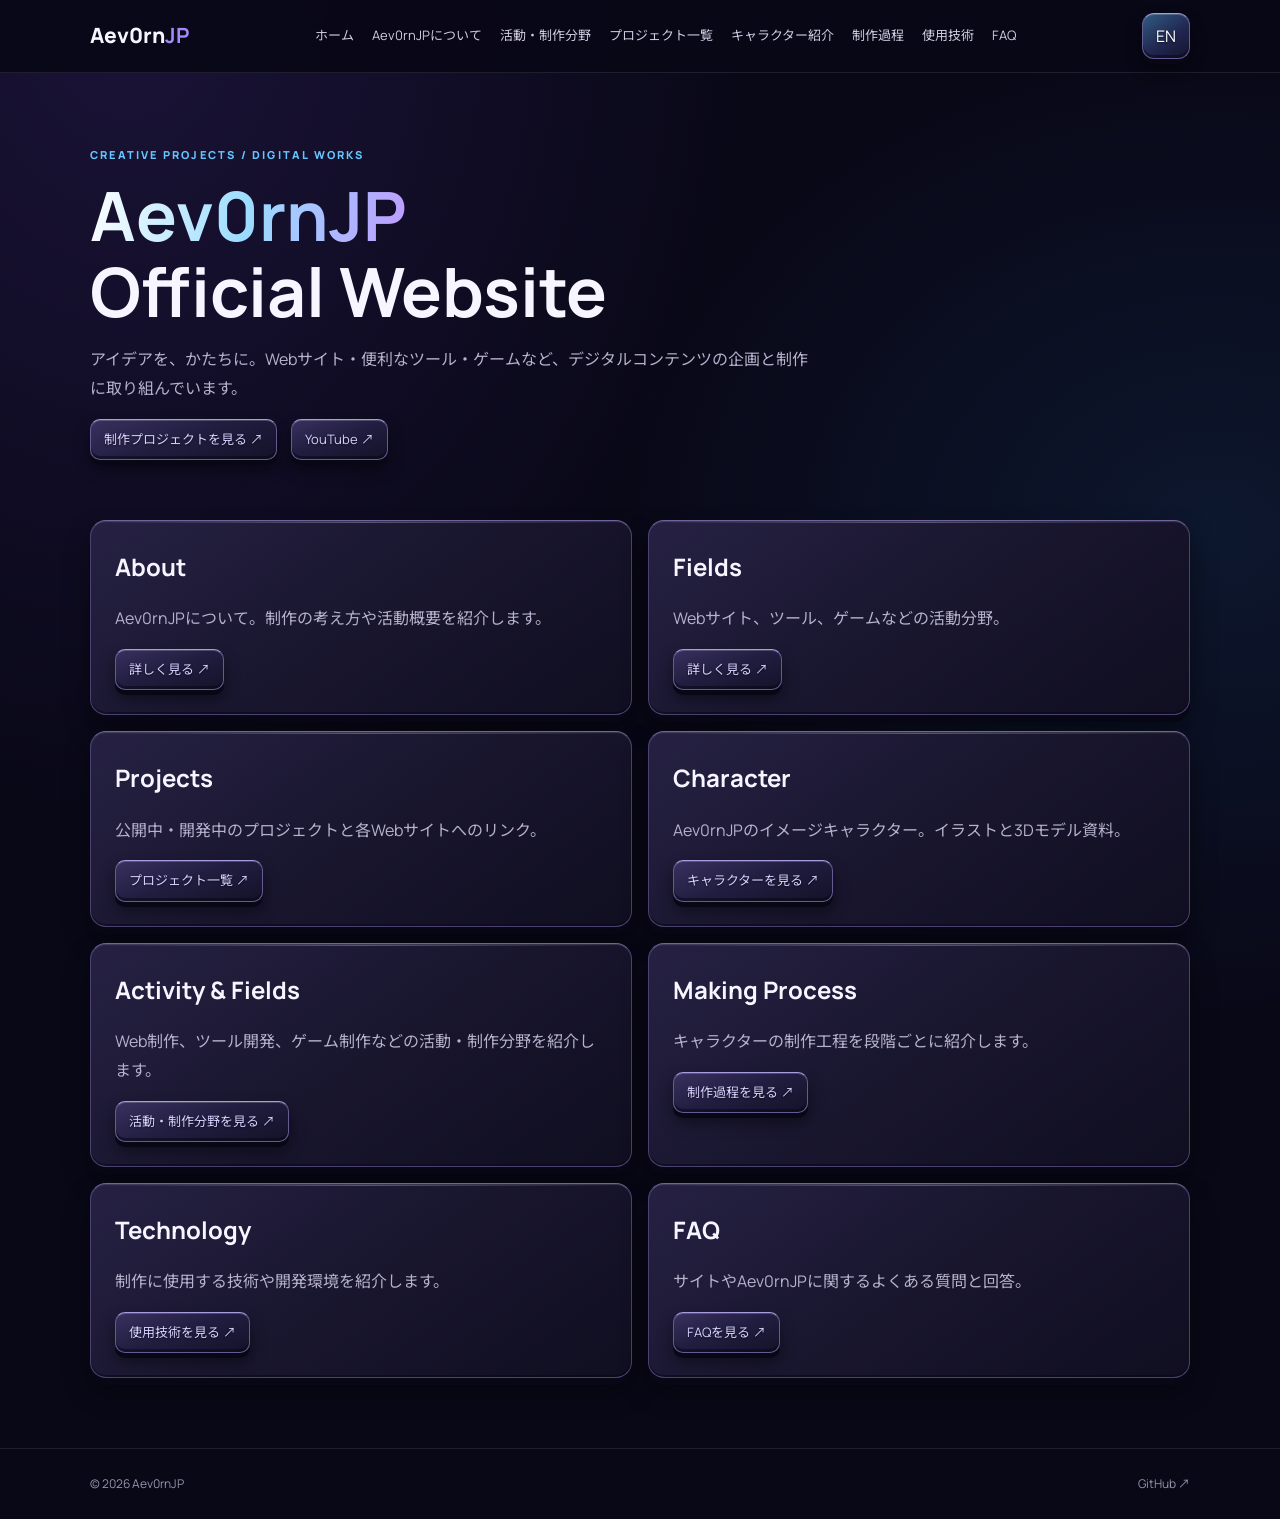
<file: index.html>
<!doctype html><html lang="ja"><head><meta charset="utf-8"><meta name="viewport" content="width=device-width,initial-scale=1"><meta name="theme-color" content="#090817"><meta name="description" content="Aev0rnJP 公式サイト。Web・ツール・ゲームなどのデジタル制作活動を紹介します。"><title>Aev0rnJP | Official Website</title><link rel="preconnect" href="https://fonts.googleapis.com"><link href="https://fonts.googleapis.com/css2?family=Manrope:wght@400;600;700;800&family=Noto+Sans+JP:wght@400;500;700&display=swap" rel="stylesheet"><link rel="stylesheet" href="style.css?v=20261122-17d01"></head><body><header class="top"><div class="wrap bar"><a class="brand" href="index.html">Aev0rn<b>JP</b></a><button class="menu-toggle" id="menu-toggle" type="button" aria-label="メニューを開く" aria-expanded="false" aria-controls="site-nav"><span></span><span></span><span></span></button><nav id="site-nav"><a href="index.html">ホーム</a><a href="about.html">Aev0rnJPについて</a><a href="fields.html">活動・制作分野</a><a href="projects.html">プロジェクト一覧</a><a href="character.html">キャラクター紹介</a><a href="character-process.html">制作過程</a><a href="tech.html">使用技術</a><a href="faq.html">FAQ</a></nav><button id="lang">EN</button></div></header><main class="wrap"><section class="hero"><div class="eyebrow">CREATIVE PROJECTS / DIGITAL WORKS</div><h1><span class="grad">Aev0rnJP</span><br>Official Website</h1><p class="lead">アイデアを、かたちに。Webサイト・便利なツール・ゲームなど、デジタルコンテンツの企画と制作に取り組んでいます。</p><div class="links"><a href="projects.html">制作プロジェクトを見る ↗</a><a href="https://www.youtube.com/@Aev0rnJP" target="_blank" rel="noopener">YouTube ↗</a></div></section><section class="grid"><article class="card"><h2>About</h2><p>Aev0rnJPについて。制作の考え方や活動概要を紹介します。</p><div class="links"><a href="about.html">詳しく見る ↗</a></div></article><article class="card"><h2>Fields</h2><p>Webサイト、ツール、ゲームなどの活動分野。</p><div class="links"><a href="fields.html">詳しく見る ↗</a></div></article><article class="card"><h2>Projects</h2><p>公開中・開発中のプロジェクトと各Webサイトへのリンク。</p><div class="links"><a href="projects.html">プロジェクト一覧 ↗</a></div></article><article class="card"><h2>Character</h2><p>Aev0rnJPのイメージキャラクター。イラストと3Dモデル資料。</p><div class="links"><a href="character.html">キャラクターを見る ↗</a></div></article><article class="card"><h2>Activity & Fields</h2><p>Web制作、ツール開発、ゲーム制作などの活動・制作分野を紹介します。</p><div class="links"><a href="fields.html">活動・制作分野を見る ↗</a></div></article><article class="card"><h2>Making Process</h2><p>キャラクターの制作工程を段階ごとに紹介します。</p><div class="links"><a href="character-process.html">制作過程を見る ↗</a></div></article><article class="card"><h2>Technology</h2><p>制作に使用する技術や開発環境を紹介します。</p><div class="links"><a href="tech.html">使用技術を見る ↗</a></div></article><article class="card"><h2>FAQ</h2><p>サイトやAev0rnJPに関するよくある質問と回答。</p><div class="links"><a href="faq.html">FAQを見る ↗</a></div></article></section></main><footer class="footer"><div class="wrap"><span>© <span id="year"></span> Aev0rnJP</span><a href="https://github.com/mylifereading6666-oss">GitHub ↗</a></div></footer><script src="script.js?v=20261122-18"></script><script src="navigation.js?v=20261122-02"></script></body></html>
</file>
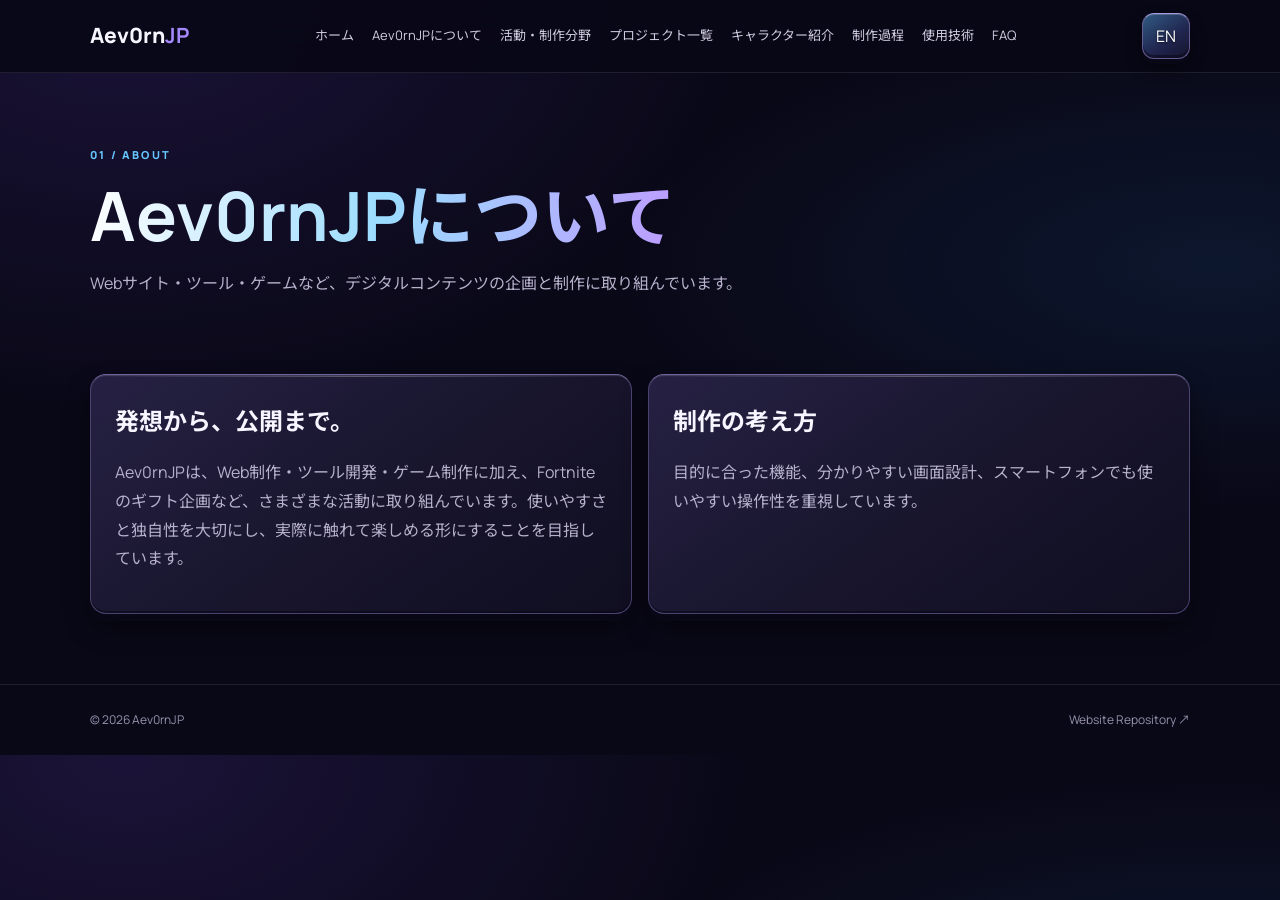
<file: about.html>
<!doctype html><html lang="ja"><head><meta charset="utf-8"><meta name="viewport" content="width=device-width,initial-scale=1"><meta name="theme-color" content="#090817"><title>Aev0rnJPについて | Aev0rnJP</title><link rel="preconnect" href="https://fonts.googleapis.com"><link href="https://fonts.googleapis.com/css2?family=Manrope:wght@400;600;700;800&family=Noto+Sans+JP:wght@400;500;700&display=swap" rel="stylesheet"><link rel="stylesheet" href="style.css?v=20261122-17d01"></head><body><header class="top"><div class="wrap bar"><a class="brand" href="index.html">Aev0rn<b>JP</b></a><button class="menu-toggle" id="menu-toggle" type="button" aria-label="メニューを開く" aria-expanded="false" aria-controls="site-nav"><span></span><span></span><span></span></button><nav id="site-nav"><a href="index.html">ホーム</a><a href="about.html">Aev0rnJPについて</a><a href="fields.html">活動・制作分野</a><a href="projects.html">プロジェクト一覧</a><a href="character.html">キャラクター紹介</a><a href="character-process.html">制作過程</a><a href="tech.html">使用技術</a><a href="faq.html">FAQ</a></nav><button id="lang">EN</button></div></header><main class="wrap"><section class="hero"><div class="eyebrow">01 / ABOUT</div><h1><span class="grad">Aev0rnJPについて</span></h1><p class="lead">Webサイト・ツール・ゲームなど、デジタルコンテンツの企画と制作に取り組んでいます。</p></section><section class="grid"><article class="card"><h2>発想から、公開まで。</h2><p>Aev0rnJPは、Web制作・ツール開発・ゲーム制作に加え、Fortniteのギフト企画など、さまざまな活動に取り組んでいます。使いやすさと独自性を大切にし、実際に触れて楽しめる形にすることを目指しています。</p></article><article class="card"><h2>制作の考え方</h2><p>目的に合った機能、分かりやすい画面設計、スマートフォンでも使いやすい操作性を重視しています。</p></article></section></main><footer class="footer"><div class="wrap"><span>© <span id="year"></span> Aev0rnJP</span><a href="https://github.com/mylifereading6666-oss/Aev0rnJP-Portal">Website Repository ↗</a></div></footer><script src="script.js?v=20261122-18"></script><script src="navigation.js?v=20261122-02"></script></body></html>
</file>
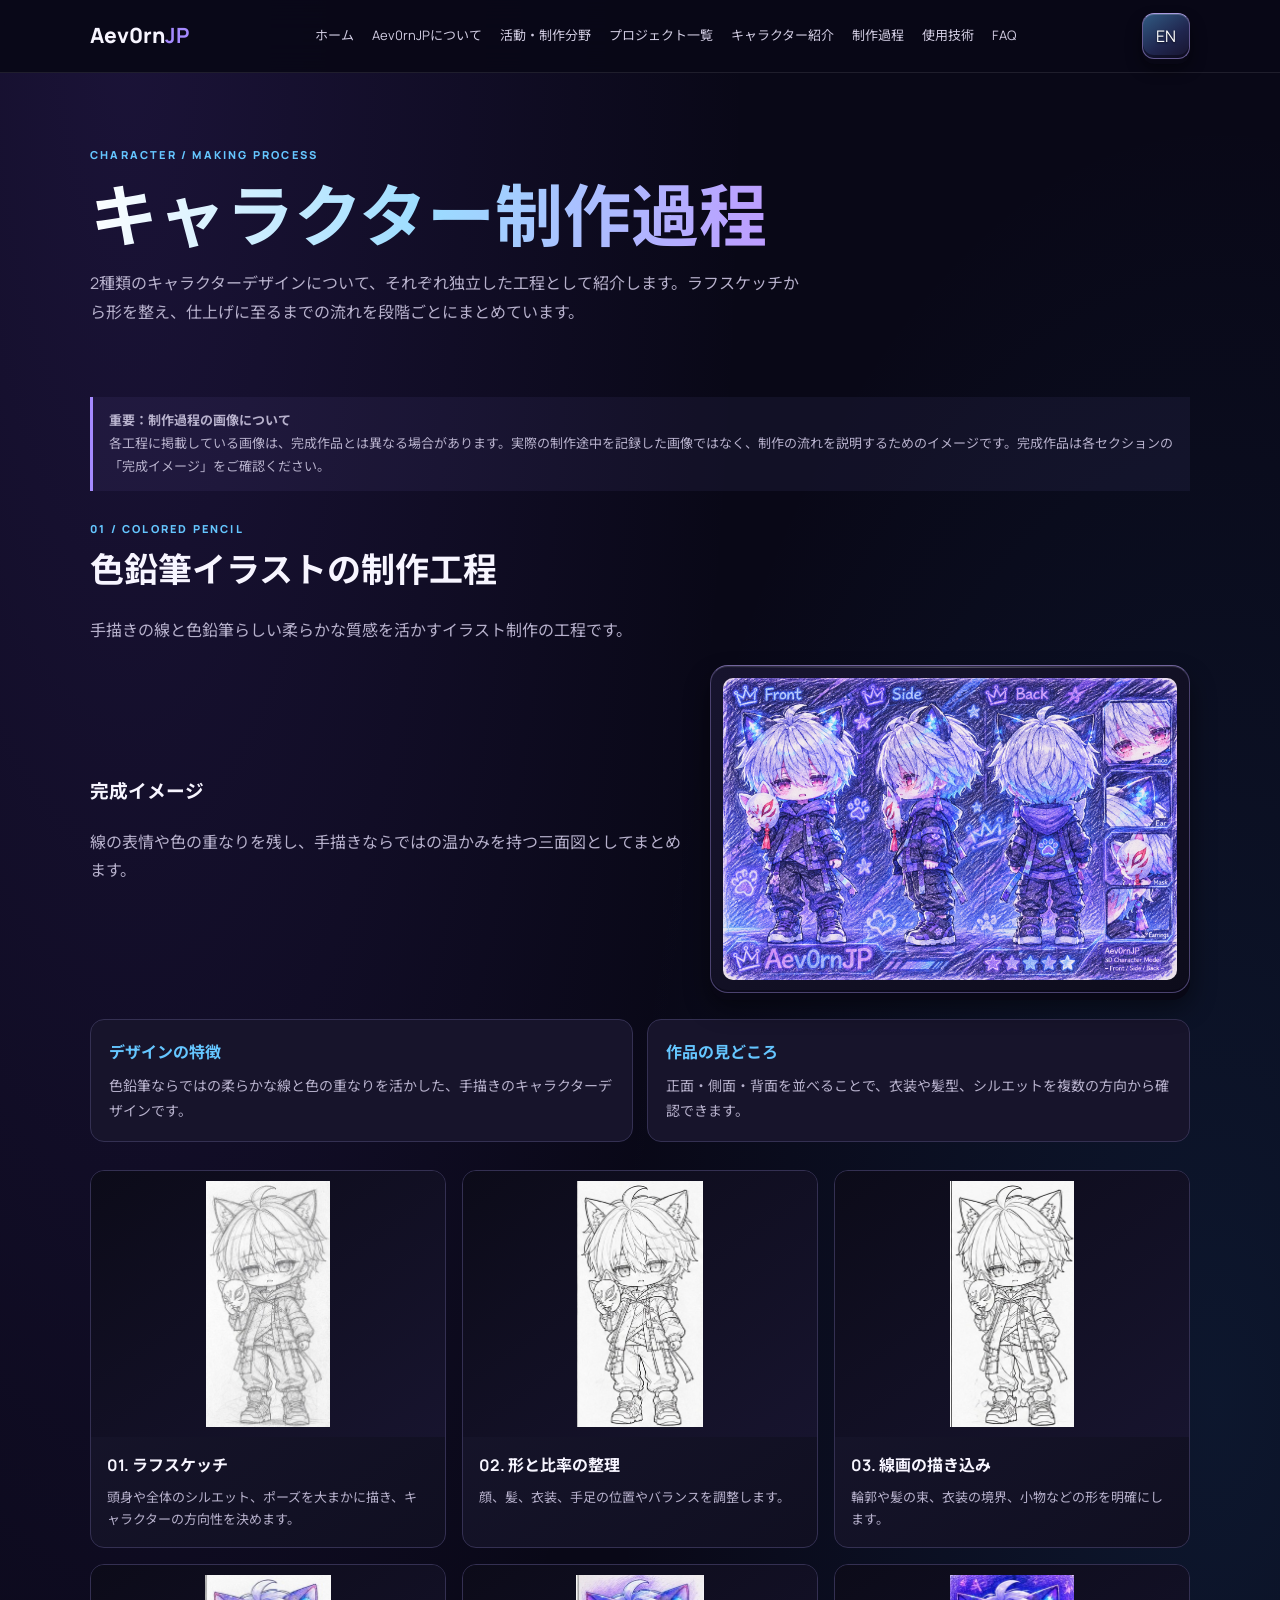
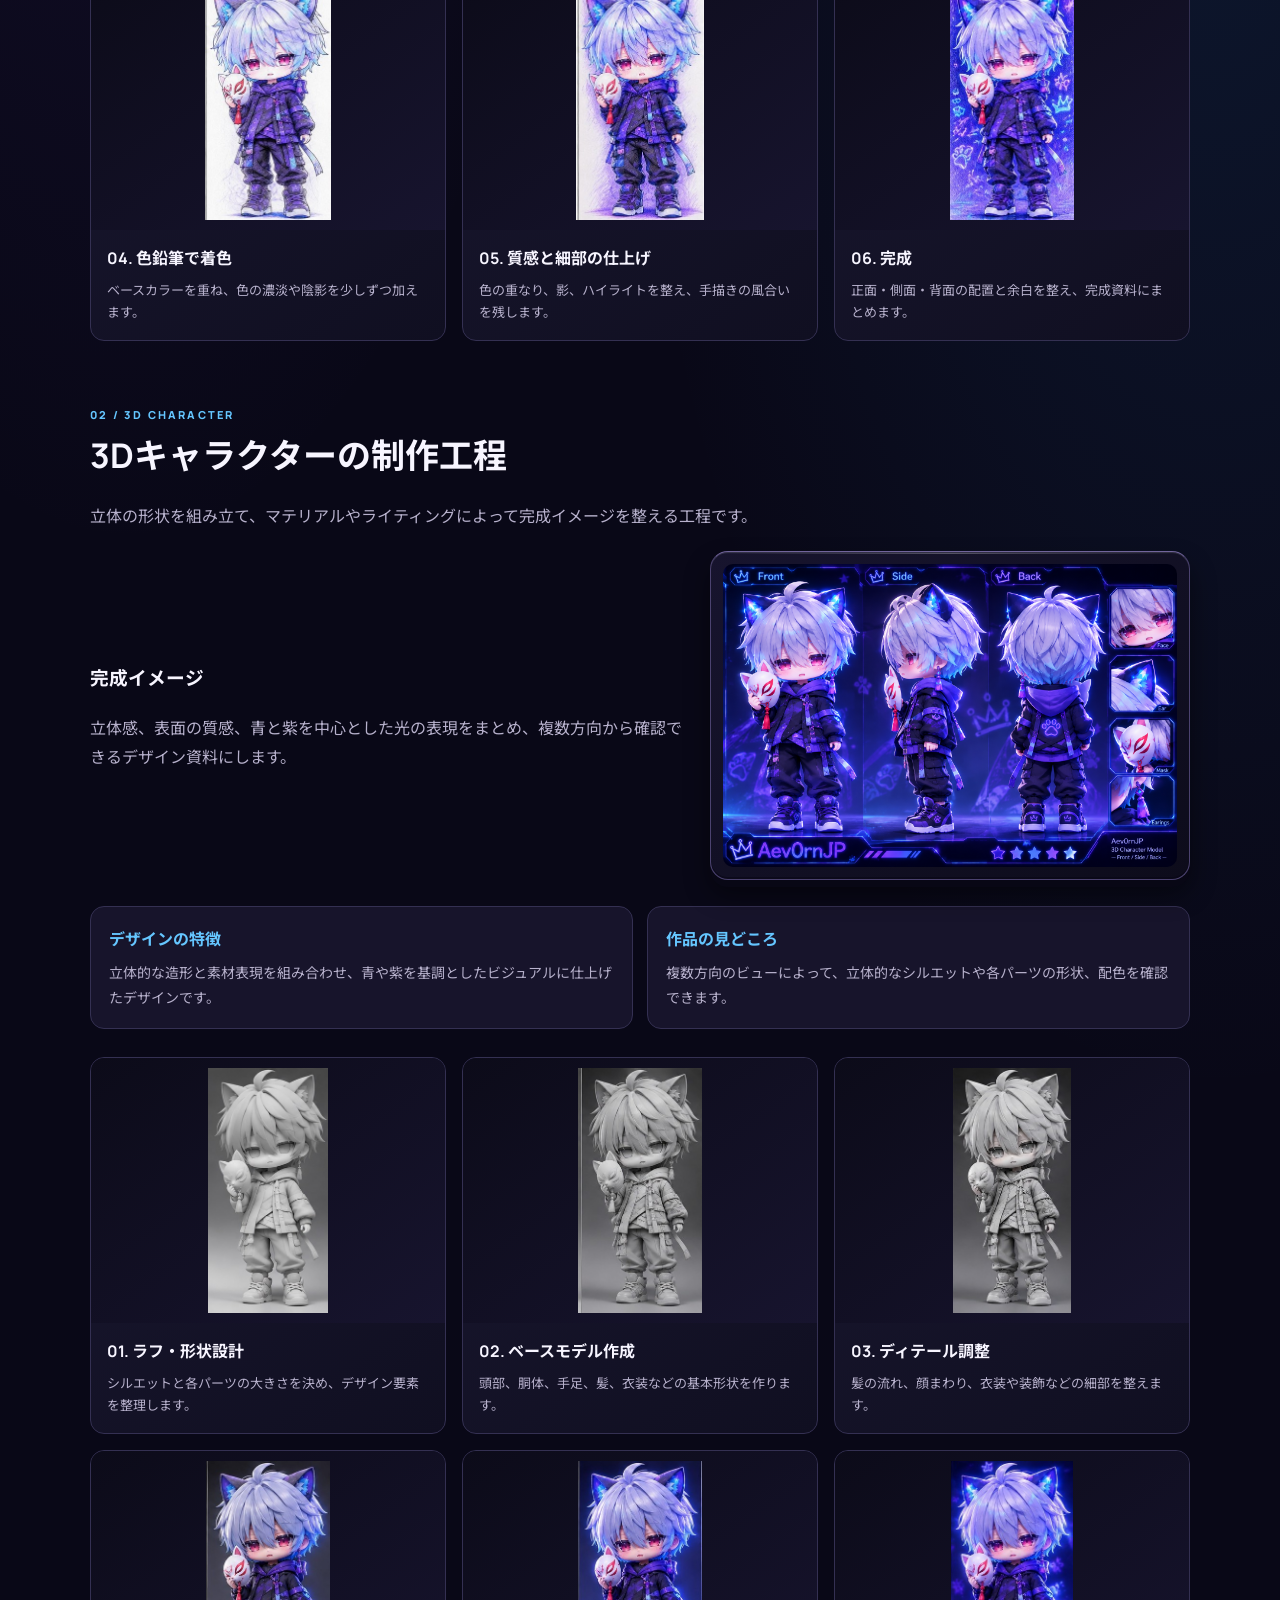
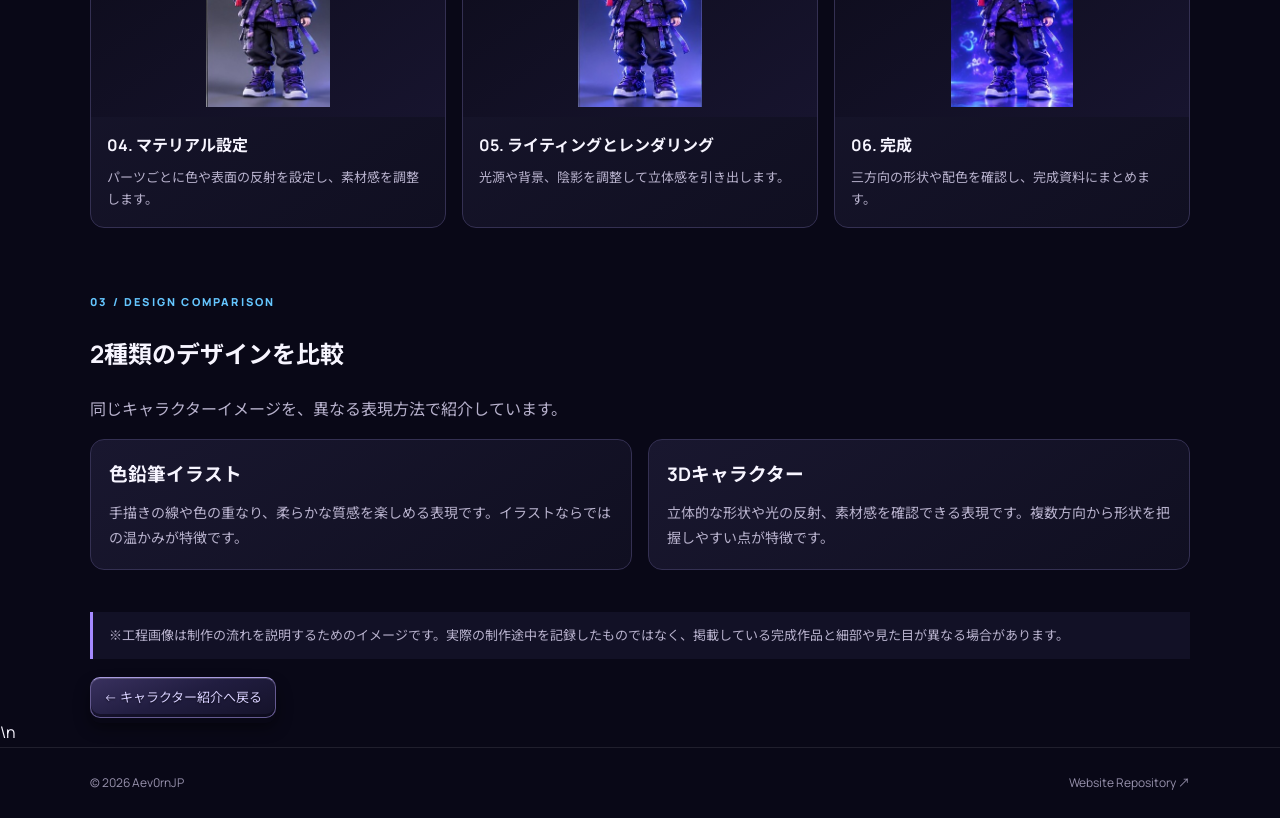
<file: character-process.html>
<!doctype html>
<html lang="ja">
<head>
<meta charset="utf-8"><meta name="viewport" content="width=device-width,initial-scale=1">
<meta name="theme-color" content="#090817">
<title>キャラクター制作過程 | Aev0rnJP</title>
<link rel="preconnect" href="https://fonts.googleapis.com">
<link href="https://fonts.googleapis.com/css2?family=Manrope:wght@400;600;700;800&family=Noto+Sans+JP:wght@400;500;700&display=swap" rel="stylesheet">
<link rel="stylesheet" href="style.css?v=20261122-17d01">
<style>
.process-intro{color:var(--muted);max-width:780px}
.process-section{margin:28px 0 64px}
.process-section h2{font-size:clamp(24px,4vw,34px);margin:0 0 8px}
.process-final{display:grid;grid-template-columns:minmax(0,1fr) minmax(240px,.8fr);gap:20px;align-items:center;margin:20px 0 26px}
.process-final .visual{padding:12px;display:flex;align-items:center;justify-content:center;min-height:260px;background:linear-gradient(145deg,#17142e,#0d0c1b)}
.process-final .visual img{display:block;width:100%;height:auto;max-height:620px;object-fit:contain;object-position:center;margin:auto;border-radius:10px}
.process-section{scroll-margin-top:90px}
.steps{display:grid;grid-template-columns:repeat(3,minmax(0,1fr));gap:16px;counter-reset:step}
.step{overflow:hidden;background:linear-gradient(145deg,#19172f,#100f21);border:1px solid var(--line);border-radius:14px;min-width:0}
.step-visual{width:100%;aspect-ratio:4/3;display:flex;align-items:center;justify-content:center;padding:10px;background:linear-gradient(145deg,#0c0b19,#17142e);overflow:hidden}
.step-visual img{display:block;width:100%;height:100%;object-fit:contain;object-position:center}
.step-copy{padding:14px 16px 17px}
.step h3{margin:0 0 6px;font-size:16px}
.step p{margin:0;color:var(--muted);font-size:13px;line-height:1.7}
@media(max-width:900px){.steps{grid-template-columns:repeat(2,minmax(0,1fr))}}
.note{border-left:3px solid var(--violet);padding:12px 16px;background:#a58aff10;color:var(--muted);font-size:13px;margin:18px 0}
@media(max-width:700px){.process-final{grid-template-columns:1fr}.steps{grid-template-columns:1fr}}

/* Artwork detail, comparison and accessible lightbox */
.artwork-detail{display:grid;grid-template-columns:1fr 1fr;gap:14px;margin:18px 0 28px}.detail-item{padding:18px;border:1px solid var(--line);border-radius:14px;background:#17142b}.detail-item h4{margin:0 0 6px;color:var(--blue)}.detail-item p{margin:0;color:var(--muted);font-size:14px}.comparison{margin:34px 0 42px}.comparison-grid{display:grid;grid-template-columns:1fr 1fr;gap:16px}.comparison-card{padding:18px;border:1px solid var(--line);border-radius:14px;background:linear-gradient(145deg,#19172f,#100f21)}.comparison-card h3{margin:0 0 8px}.comparison-card p{margin:0;color:var(--muted);font-size:14px}.zoomable{cursor:zoom-in}.zoomable:focus-visible{outline:2px solid var(--blue);outline-offset:4px}.lightbox{position:fixed;inset:0;z-index:2000;display:none;align-items:center;justify-content:center;padding:22px;background:#05040df2}.lightbox.open{display:flex}.lightbox-inner{position:relative;width:min(100%,1100px);height:min(88vh,900px);display:flex;align-items:center;justify-content:center}.lightbox img{max-width:100%;max-height:100%;object-fit:contain}.lightbox-close,.lightbox-prev,.lightbox-next{position:absolute;background:#211d3d;border:1px solid #8174b7;border-radius:10px;padding:10px 14px}.lightbox-close{top:0;right:0}.lightbox-prev{left:0;top:50%;transform:translateY(-50%)}.lightbox-next{right:0;top:50%;transform:translateY(-50%)}.lightbox-caption{position:absolute;bottom:0;left:50%;transform:translateX(-50%);padding:6px 12px;background:#100f21dd;border-radius:8px;color:white;font-size:13px;white-space:nowrap}
@media(max-width:700px){.artwork-detail,.comparison-grid{grid-template-columns:1fr}.lightbox{padding:12px}.lightbox-inner{height:82vh}.lightbox-prev{left:4px}.lightbox-next{right:4px}}
</style>
</head>
<body>
<header class="top"><div class="wrap bar"><a class="brand" href="index.html">Aev0rn<b>JP</b></a><button class="menu-toggle" id="menu-toggle" type="button" aria-label="メニューを開く" aria-expanded="false" aria-controls="site-nav"><span></span><span></span><span></span></button><nav id="site-nav"><a href="index.html">ホーム</a><a href="about.html">Aev0rnJPについて</a><a href="fields.html">活動・制作分野</a><a href="projects.html">プロジェクト一覧</a><a href="character.html">キャラクター紹介</a><a href="character-process.html">制作過程</a><a href="tech.html">使用技術</a><a href="faq.html">FAQ</a></nav><button id="lang">EN</button></div></header>
<main class="wrap">
<section class="hero"><div class="eyebrow">CHARACTER / MAKING PROCESS</div><h1><span class="grad">キャラクター制作過程</span></h1><p class="lead">2種類のキャラクターデザインについて、それぞれ独立した工程として紹介します。ラフスケッチから形を整え、仕上げに至るまでの流れを段階ごとにまとめています。</p></section>
<div class="note"><strong>重要：制作過程の画像について</strong><br>各工程に掲載している画像は、完成作品とは異なる場合があります。実際の制作途中を記録した画像ではなく、制作の流れを説明するためのイメージです。完成作品は各セクションの「完成イメージ」をご確認ください。</div>
<section class="process-section" id="pencil">
<div class="eyebrow">01 / COLORED PENCIL</div><h2>色鉛筆イラストの制作工程</h2>
<p class="process-intro">手描きの線と色鉛筆らしい柔らかな質感を活かすイラスト制作の工程です。</p>
<div class="process-final"><div><h3>完成イメージ</h3><p class="process-intro">線の表情や色の重なりを残し、手描きならではの温かみを持つ三面図としてまとめます。</p></div><div class="visual"><img class="zoomable" tabindex="0" role="button" data-caption="色鉛筆イラスト・完成作品" src="assets/characters/01-pencil/file_00000000e6c0820986a7f4921d8424c9.png" alt="完成した色鉛筆イラストのキャラクター三面図。タップで拡大" loading="lazy"></div></div><div class="artwork-detail"><article class="detail-item"><h4>デザインの特徴</h4><p>色鉛筆ならではの柔らかな線と色の重なりを活かした、手描きのキャラクターデザインです。</p></article><article class="detail-item"><h4>作品の見どころ</h4><p>正面・側面・背面を並べることで、衣装や髪型、シルエットを複数の方向から確認できます。</p></article></div>
<div class="steps">
<article class="step"><div class="step-visual"><img class="zoomable" tabindex="0" role="button" src="assets/characters/process/pencil/pencil-01-rough.png" alt="色鉛筆イラスト 01 ラフスケッチ" loading="lazy"></div><div class="step-copy"><h3>01. ラフスケッチ</h3><p>頭身や全体のシルエット、ポーズを大まかに描き、キャラクターの方向性を決めます。</p></div></article>
<article class="step"><div class="step-visual"><img class="zoomable" tabindex="0" role="button" src="assets/characters/process/pencil/pencil-02-proportion.png" alt="色鉛筆イラスト 02 形と比率の整理" loading="lazy"></div><div class="step-copy"><h3>02. 形と比率の整理</h3><p>顔、髪、衣装、手足の位置やバランスを調整します。</p></div></article>
<article class="step"><div class="step-visual"><img class="zoomable" tabindex="0" role="button" src="assets/characters/process/pencil/pencil-03-lineart.png" alt="色鉛筆イラスト 03 線画" loading="lazy"></div><div class="step-copy"><h3>03. 線画の描き込み</h3><p>輪郭や髪の束、衣装の境界、小物などの形を明確にします。</p></div></article>
<article class="step"><div class="step-visual"><img class="zoomable" tabindex="0" role="button" src="assets/characters/process/pencil/pencil-04-color.png" alt="色鉛筆イラスト 04 着色" loading="lazy"></div><div class="step-copy"><h3>04. 色鉛筆で着色</h3><p>ベースカラーを重ね、色の濃淡や陰影を少しずつ加えます。</p></div></article>
<article class="step"><div class="step-visual"><img class="zoomable" tabindex="0" role="button" src="assets/characters/process/pencil/pencil-05-detail.png" alt="色鉛筆イラスト 05 質感と細部" loading="lazy"></div><div class="step-copy"><h3>05. 質感と細部の仕上げ</h3><p>色の重なり、影、ハイライトを整え、手描きの風合いを残します。</p></div></article>
<article class="step"><div class="step-visual"><img class="zoomable" tabindex="0" role="button" src="assets/characters/process/pencil/pencil-06-final.png" alt="色鉛筆イラスト 06 完成" loading="lazy"></div><div class="step-copy"><h3>06. 完成</h3><p>正面・側面・背面の配置と余白を整え、完成資料にまとめます。</p></div></article>
</div></section>
<section class="process-section" id="three-d">
<div class="eyebrow">02 / 3D CHARACTER</div><h2>3Dキャラクターの制作工程</h2>
<p class="process-intro">立体の形状を組み立て、マテリアルやライティングによって完成イメージを整える工程です。</p>
<div class="process-final"><div><h3>完成イメージ</h3><p class="process-intro">立体感、表面の質感、青と紫を中心とした光の表現をまとめ、複数方向から確認できるデザイン資料にします。</p></div><div class="visual"><img class="zoomable" tabindex="0" role="button" data-caption="3Dキャラクター・完成作品" src="assets/characters/02-3d/file_0000000076f08209a0cc8be39e649494.png" alt="完成した3Dキャラクター三面図。タップで拡大" loading="lazy"></div></div><div class="artwork-detail"><article class="detail-item"><h4>デザインの特徴</h4><p>立体的な造形と素材表現を組み合わせ、青や紫を基調としたビジュアルに仕上げたデザインです。</p></article><article class="detail-item"><h4>作品の見どころ</h4><p>複数方向のビューによって、立体的なシルエットや各パーツの形状、配色を確認できます。</p></article></div>
<div class="steps">
<article class="step"><div class="step-visual"><img class="zoomable" tabindex="0" role="button" src="assets/characters/process/3d/3d-01-design.png" alt="3Dキャラクター 01 ラフデザイン" loading="lazy"></div><div class="step-copy"><h3>01. ラフ・形状設計</h3><p>シルエットと各パーツの大きさを決め、デザイン要素を整理します。</p></div></article>
<article class="step"><div class="step-visual"><img class="zoomable" tabindex="0" role="button" src="assets/characters/process/3d/3d-02-model.png" alt="3Dキャラクター 02 ベースモデル" loading="lazy"></div><div class="step-copy"><h3>02. ベースモデル作成</h3><p>頭部、胴体、手足、髪、衣装などの基本形状を作ります。</p></div></article>
<article class="step"><div class="step-visual"><img class="zoomable" tabindex="0" role="button" src="assets/characters/process/3d/3d-03-detail.png" alt="3Dキャラクター 03 ディテール調整" loading="lazy"></div><div class="step-copy"><h3>03. ディテール調整</h3><p>髪の流れ、顔まわり、衣装や装飾などの細部を整えます。</p></div></article>
<article class="step"><div class="step-visual"><img class="zoomable" tabindex="0" role="button" src="assets/characters/process/3d/3d-04-material.png" alt="3Dキャラクター 04 マテリアル設定" loading="lazy"></div><div class="step-copy"><h3>04. マテリアル設定</h3><p>パーツごとに色や表面の反射を設定し、素材感を調整します。</p></div></article>
<article class="step"><div class="step-visual"><img class="zoomable" tabindex="0" role="button" src="assets/characters/process/3d/3d-05-render.png" alt="3Dキャラクター 05 レンダリング" loading="lazy"></div><div class="step-copy"><h3>05. ライティングとレンダリング</h3><p>光源や背景、陰影を調整して立体感を引き出します。</p></div></article>
<article class="step"><div class="step-visual"><img class="zoomable" tabindex="0" role="button" src="assets/characters/process/3d/3d-06-final.png" alt="3Dキャラクター 06 完成" loading="lazy"></div><div class="step-copy"><h3>06. 完成</h3><p>三方向の形状や配色を確認し、完成資料にまとめます。</p></div></article>
</div></section>
<section class="comparison"><div class="eyebrow">03 / DESIGN COMPARISON</div><h2>2種類のデザインを比較</h2><p class="process-intro">同じキャラクターイメージを、異なる表現方法で紹介しています。</p><div class="comparison-grid"><article class="comparison-card"><h3>色鉛筆イラスト</h3><p>手描きの線や色の重なり、柔らかな質感を楽しめる表現です。イラストならではの温かみが特徴です。</p></article><article class="comparison-card"><h3>3Dキャラクター</h3><p>立体的な形状や光の反射、素材感を確認できる表現です。複数方向から形状を把握しやすい点が特徴です。</p></article></div></section>
<p class="note">※工程画像は制作の流れを説明するためのイメージです。実際の制作途中を記録したものではなく、掲載している完成作品と細部や見た目が異なる場合があります。</p>
<div class="links"><a href="character.html">← キャラクター紹介へ戻る</a></div>
</main>
<div class="lightbox" id="art-lightbox" aria-hidden="true"><div class="lightbox-inner"><button class="lightbox-close" type="button" aria-label="閉じる">閉じる ✕</button><button class="lightbox-prev" type="button" aria-label="前の画像">←</button><img id="lightbox-image" alt=""><button class="lightbox-next" type="button" aria-label="次の画像">→</button><div class="lightbox-caption" id="lightbox-caption"></div></div></div>\n<footer class="footer"><div class="wrap"><span>© <span id="year"></span> Aev0rnJP</span><a href="https://github.com/mylifereading6666-oss/Aev0rnJP-Portal">Website Repository ↗</a></div></footer>
<script src="script.js?v=20261122-18"></script><script src="navigation.js?v=20261122-02"></script>
</body></html>
</file>
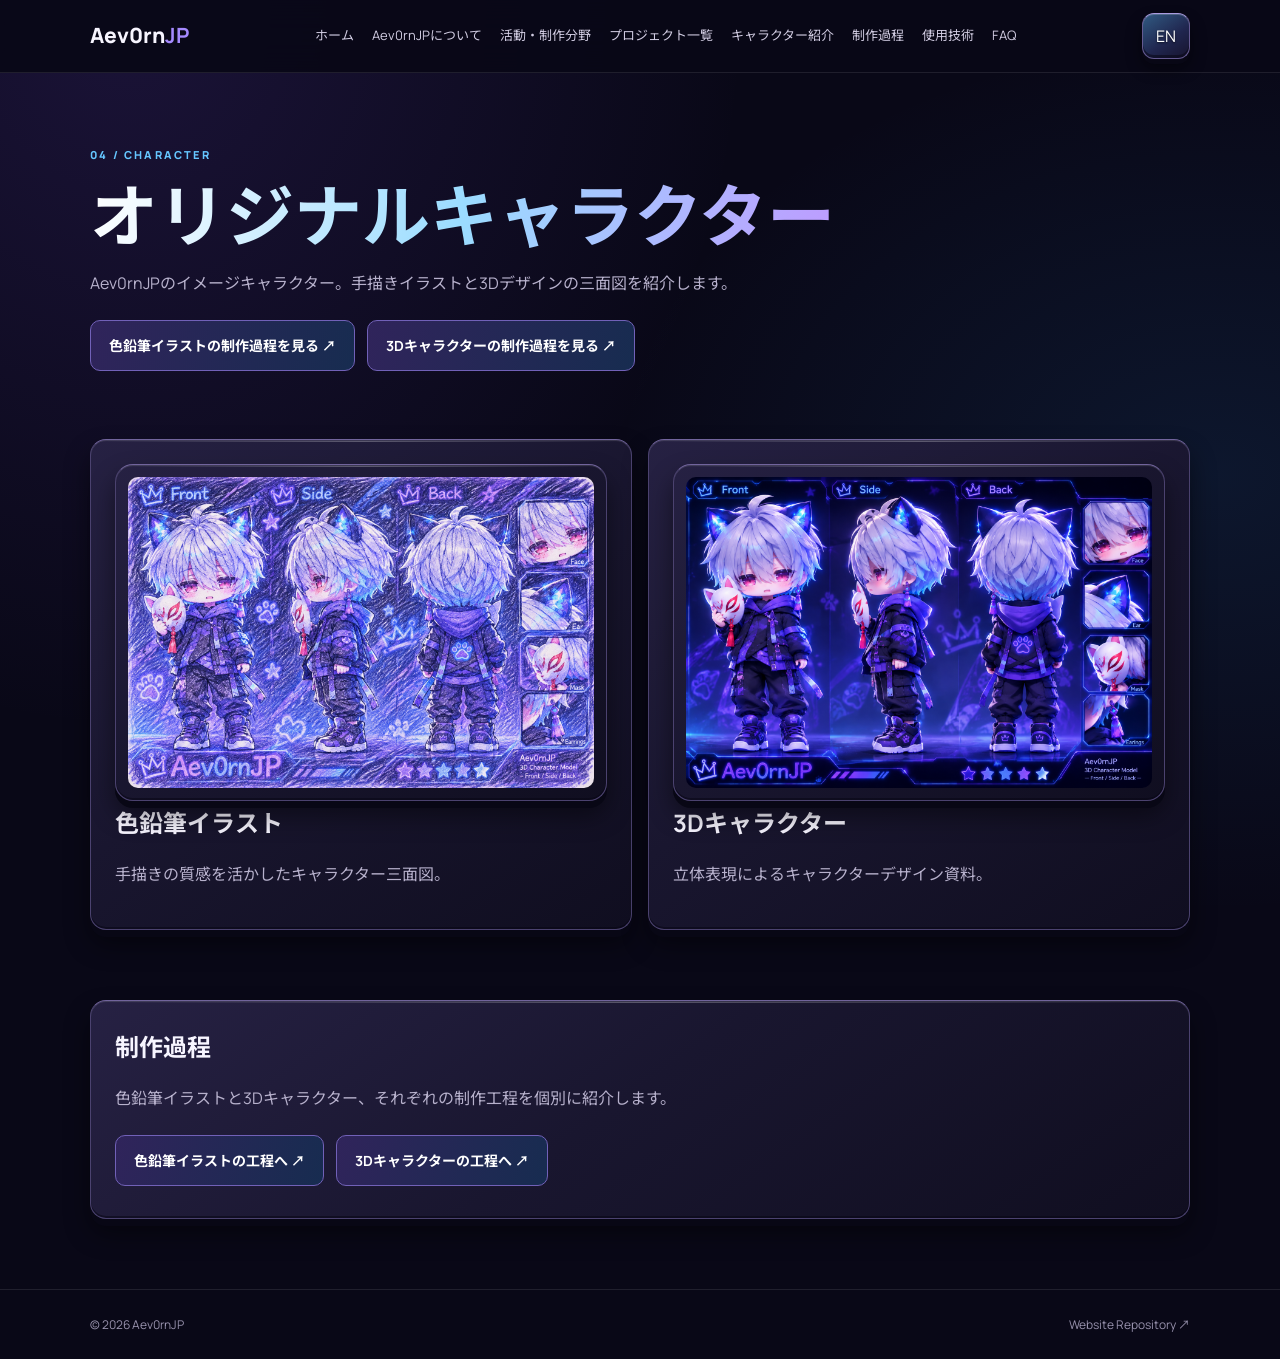
<file: character.html>
<!doctype html><html lang="ja"><head><meta charset="utf-8"><meta name="viewport" content="width=device-width,initial-scale=1"><meta name="theme-color" content="#090817"><title>オリジナルキャラクター | Aev0rnJP</title><link rel="preconnect" href="https://fonts.googleapis.com"><link href="https://fonts.googleapis.com/css2?family=Manrope:wght@400;600;700;800&family=Noto+Sans+JP:wght@400;500;700&display=swap" rel="stylesheet"><link rel="stylesheet" href="style.css?v=20261122-17d01"><style>.character-art{display:flex;align-items:center;justify-content:center;min-height:260px;padding:12px}.character-art img{display:block;width:100%;height:auto;max-height:680px;object-fit:contain;object-position:center;margin:auto}.process-entry{display:flex;gap:12px;flex-wrap:wrap;margin:22px 0 8px}.process-entry a{display:inline-flex;align-items:center;justify-content:center;padding:12px 18px;border:1px solid #7161b8;border-radius:10px;background:linear-gradient(110deg,#30245b,#172c50);color:#fff;font-weight:700;font-size:14px}.process-entry a:hover{filter:brightness(1.2)}nav a.current{color:var(--blue)}@media(max-width:520px){.process-entry{display:grid;grid-template-columns:1fr}.process-entry a{width:100%}}</style></head><body><header class="top"><div class="wrap bar"><a class="brand" href="index.html">Aev0rn<b>JP</b></a><button class="menu-toggle" id="menu-toggle" type="button" aria-label="メニューを開く" aria-expanded="false" aria-controls="site-nav"><span></span><span></span><span></span></button><nav id="site-nav"><a href="index.html">ホーム</a><a href="about.html">Aev0rnJPについて</a><a href="fields.html">活動・制作分野</a><a href="projects.html">プロジェクト一覧</a><a href="character.html">キャラクター紹介</a><a href="character-process.html">制作過程</a><a href="tech.html">使用技術</a><a href="faq.html">FAQ</a></nav><button id="lang">EN</button></div></header><main class="wrap"><section class="hero"><div class="eyebrow">04 / CHARACTER</div><h1><span class="grad">オリジナルキャラクター</span></h1><p class="lead">Aev0rnJPのイメージキャラクター。手描きイラストと3Dデザインの三面図を紹介します。</p><div class="process-entry"><a href="character-process.html#pencil">色鉛筆イラストの制作過程を見る ↗</a><a href="character-process.html#three-d">3Dキャラクターの制作過程を見る ↗</a></div></section><section class="grid"><article class="card"><div class="visual character-art"><img src="assets/characters/01-pencil/file_00000000e6c0820986a7f4921d8424c9.png" alt="Aev0rnJP 色鉛筆イラスト三面図" loading="eager"></div><h2>色鉛筆イラスト</h2><p>手描きの質感を活かしたキャラクター三面図。</p></article><article class="card"><div class="visual character-art"><img src="assets/characters/02-3d/file_0000000076f08209a0cc8be39e649494.png" alt="Aev0rnJP 3Dキャラクター三面図" loading="eager"></div><h2>3Dキャラクター</h2><p>立体表現によるキャラクターデザイン資料。</p></article></section><section class="card" style="margin:0 0 70px"><h2>制作過程</h2><p>色鉛筆イラストと3Dキャラクター、それぞれの制作工程を個別に紹介します。</p><div class="process-entry"><a href="character-process.html#pencil">色鉛筆イラストの工程へ ↗</a><a href="character-process.html#three-d">3Dキャラクターの工程へ ↗</a></div></section></main><footer class="footer"><div class="wrap"><span>© <span id="year"></span> Aev0rnJP</span><a href="https://github.com/mylifereading6666-oss/Aev0rnJP-Portal">Website Repository ↗</a></div></footer><script src="script.js?v=20261122-18"></script><script src="navigation.js?v=20261122-02"></script></body></html>
</file>
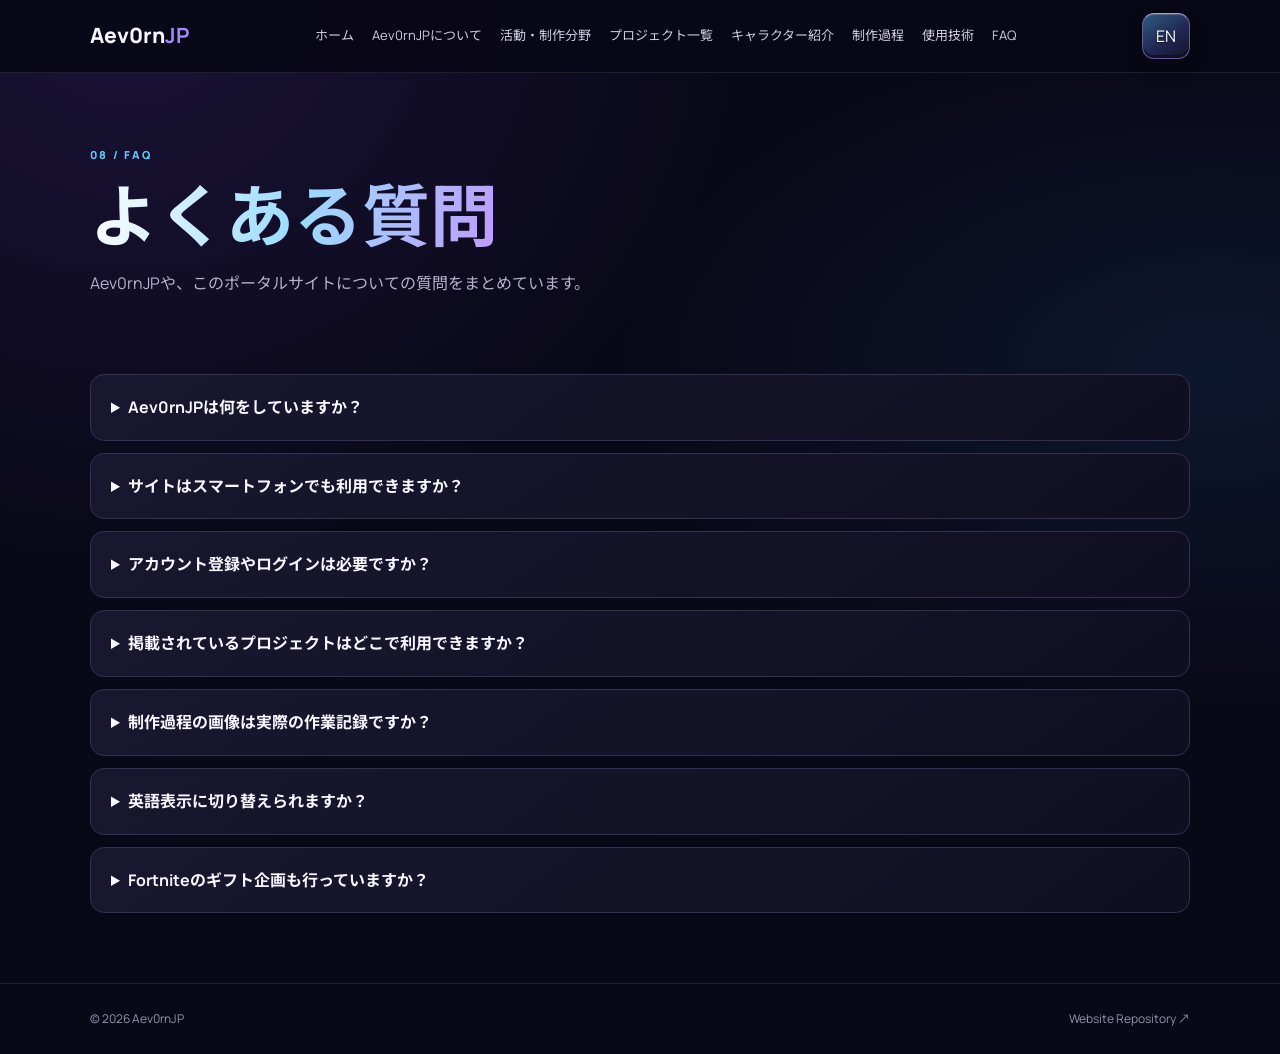
<file: faq.html>
<!doctype html><html lang="ja"><head><meta charset="utf-8"><meta name="viewport" content="width=device-width,initial-scale=1"><meta name="theme-color" content="#090817"><meta name="description" content="Aev0rnJP公式ポータルに関するよくある質問。"><title>FAQ | Aev0rnJP</title><link rel="preconnect" href="https://fonts.googleapis.com"><link href="https://fonts.googleapis.com/css2?family=Manrope:wght@400;600;700;800&family=Noto+Sans+JP:wght@400;500;700&display=swap" rel="stylesheet"><link rel="stylesheet" href="style.css?v=20261122-17d01"><style>.faq-list{display:grid;gap:12px;margin:24px 0 70px}.faq-list details{padding:18px 20px;border:1px solid var(--line);border-radius:14px;background:linear-gradient(145deg,#19172f,#100f21)}.faq-list summary{cursor:pointer;font-weight:700}.faq-list details p{margin:12px 0 0;color:var(--muted)}</style></head><body><header class="top"><div class="wrap bar"><a class="brand" href="index.html">Aev0rn<b>JP</b></a><button class="menu-toggle" id="menu-toggle" type="button" aria-label="メニューを開く" aria-expanded="false" aria-controls="site-nav"><span></span><span></span><span></span></button><nav id="site-nav"><a href="index.html">ホーム</a><a href="about.html">Aev0rnJPについて</a><a href="fields.html">活動・制作分野</a><a href="projects.html">プロジェクト一覧</a><a href="character.html">キャラクター紹介</a><a href="character-process.html">制作過程</a><a href="tech.html">使用技術</a><a href="faq.html">FAQ</a></nav><button id="lang">EN</button></div></header><main class="wrap"><section class="hero"><div class="eyebrow">08 / FAQ</div><h1><span class="grad">よくある質問</span></h1><p class="lead">Aev0rnJPや、このポータルサイトについての質問をまとめています。</p></section><section class="faq-list"><details><summary>Aev0rnJPは何をしていますか？</summary><p>Webサイト、ツール、ゲームなどのデジタルコンテンツを企画・制作しています。</p></details><details><summary>サイトはスマートフォンでも利用できますか？</summary><p>はい。スマートフォン・タブレット・PCで見やすい表示になるように調整しています。</p></details><details><summary>アカウント登録やログインは必要ですか？</summary><p>このポータルサイトはログインやアカウント登録なしで閲覧できます。</p></details><details><summary>掲載されているプロジェクトはどこで利用できますか？</summary><p>プロジェクト一覧にある各公式サイトのリンクからアクセスできます。</p></details><details><summary>制作過程の画像は実際の作業記録ですか？</summary><p>制作過程ページの工程画像は、制作の流れを説明するためのイメージです。実際の作業を撮影した記録ではありません。</p></details><details><summary>英語表示に切り替えられますか？</summary><p>各ページ上部の言語切り替えボタンから日本語・英語を切り替えられます。</p></details><details><summary>Fortniteのギフト企画も行っていますか？</summary><p>はい。Fortniteに関するギフト企画も実施しています。募集の有無や参加条件は、企画ごとの案内をご確認ください。</p></details></section></main><footer class="footer"><div class="wrap"><span>© <span id="year"></span> Aev0rnJP</span><a href="https://github.com/mylifereading6666-oss/Aev0rnJP-Portal">Website Repository ↗</a></div></footer><script src="script.js?v=20261122-18"></script><script src="navigation.js?v=20261122-02"></script></body></html>
</file>
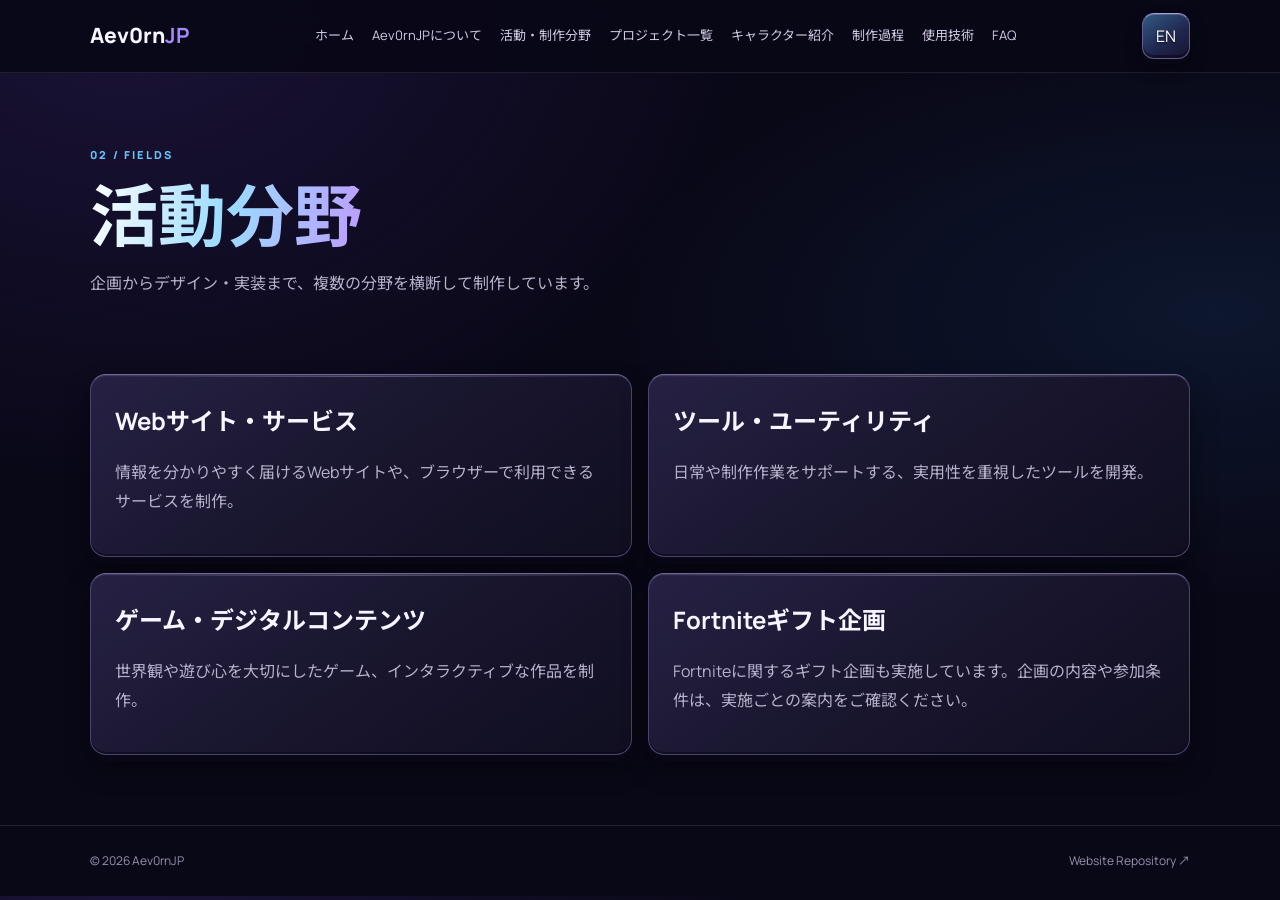
<file: fields.html>
<!doctype html><html lang="ja"><head><meta charset="utf-8"><meta name="viewport" content="width=device-width,initial-scale=1"><meta name="theme-color" content="#090817"><title>活動分野 | Aev0rnJP</title><link rel="preconnect" href="https://fonts.googleapis.com"><link href="https://fonts.googleapis.com/css2?family=Manrope:wght@400;600;700;800&family=Noto+Sans+JP:wght@400;500;700&display=swap" rel="stylesheet"><link rel="stylesheet" href="style.css?v=20261122-17d01"></head><body><header class="top"><div class="wrap bar"><a class="brand" href="index.html">Aev0rn<b>JP</b></a><button class="menu-toggle" id="menu-toggle" type="button" aria-label="メニューを開く" aria-expanded="false" aria-controls="site-nav"><span></span><span></span><span></span></button><nav id="site-nav"><a href="index.html">ホーム</a><a href="about.html">Aev0rnJPについて</a><a href="fields.html">活動・制作分野</a><a href="projects.html">プロジェクト一覧</a><a href="character.html">キャラクター紹介</a><a href="character-process.html">制作過程</a><a href="tech.html">使用技術</a><a href="faq.html">FAQ</a></nav><button id="lang">EN</button></div></header><main class="wrap"><section class="hero"><div class="eyebrow">02 / FIELDS</div><h1><span class="grad">活動分野</span></h1><p class="lead">企画からデザイン・実装まで、複数の分野を横断して制作しています。</p></section><section class="grid"><article class="card"><h2>Webサイト・サービス</h2><p>情報を分かりやすく届けるWebサイトや、ブラウザーで利用できるサービスを制作。</p></article><article class="card"><h2>ツール・ユーティリティ</h2><p>日常や制作作業をサポートする、実用性を重視したツールを開発。</p></article><article class="card"><h2>ゲーム・デジタルコンテンツ</h2><p>世界観や遊び心を大切にしたゲーム、インタラクティブな作品を制作。</p></article><article class="card"><h2>Fortniteギフト企画</h2><p>Fortniteに関するギフト企画も実施しています。企画の内容や参加条件は、実施ごとの案内をご確認ください。</p></article></section></main><footer class="footer"><div class="wrap"><span>© <span id="year"></span> Aev0rnJP</span><a href="https://github.com/mylifereading6666-oss/Aev0rnJP-Portal">Website Repository ↗</a></div></footer><script src="script.js?v=20261122-18"></script><script src="navigation.js?v=20261122-02"></script></body></html>
</file>
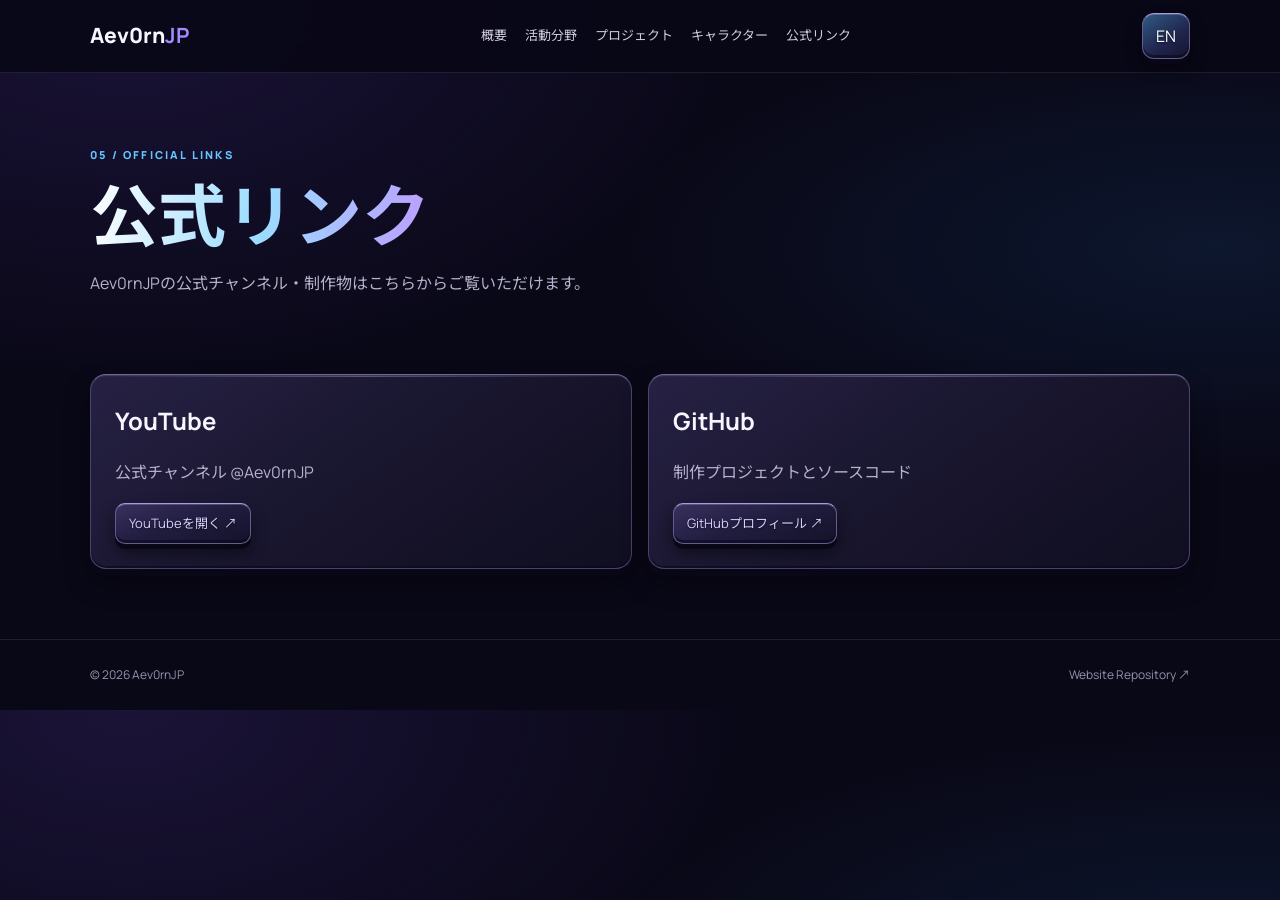
<file: links.html>
<!doctype html><html lang="ja"><head><meta charset="utf-8"><meta name="viewport" content="width=device-width,initial-scale=1"><meta name="theme-color" content="#090817"><title>公式リンク | Aev0rnJP</title><link rel="preconnect" href="https://fonts.googleapis.com"><link href="https://fonts.googleapis.com/css2?family=Manrope:wght@400;600;700;800&family=Noto+Sans+JP:wght@400;500;700&display=swap" rel="stylesheet"><link rel="stylesheet" href="style.css"></head><body><header class="top"><div class="wrap bar"><a class="brand" href="index.html">Aev0rn<b>JP</b></a><nav><a href="about.html">概要</a><a href="fields.html">活動分野</a><a href="projects.html">プロジェクト</a><a href="character.html">キャラクター</a><a href="links.html">公式リンク</a></nav><button id="lang">EN</button></div></header><main class="wrap"><section class="hero"><div class="eyebrow">05 / OFFICIAL LINKS</div><h1><span class="grad">公式リンク</span></h1><p class="lead">Aev0rnJPの公式チャンネル・制作物はこちらからご覧いただけます。</p></section><section class="grid"><article class="card"><h2>YouTube</h2><p>公式チャンネル @Aev0rnJP</p><div class="links"><a href="https://www.youtube.com/@Aev0rnJP">YouTubeを開く ↗</a></div></article><article class="card"><h2>GitHub</h2><p>制作プロジェクトとソースコード</p><div class="links"><a href="https://github.com/mylifereading6666-oss">GitHubプロフィール ↗</a></div></article></section></main><footer class="footer"><div class="wrap"><span>© <span id="year"></span> Aev0rnJP</span><a href="https://github.com/mylifereading6666-oss/Aev0rnJP-Portal">Website Repository ↗</a></div></footer><script src="script.js?v=20261122-8"></script></body></html>
</file>
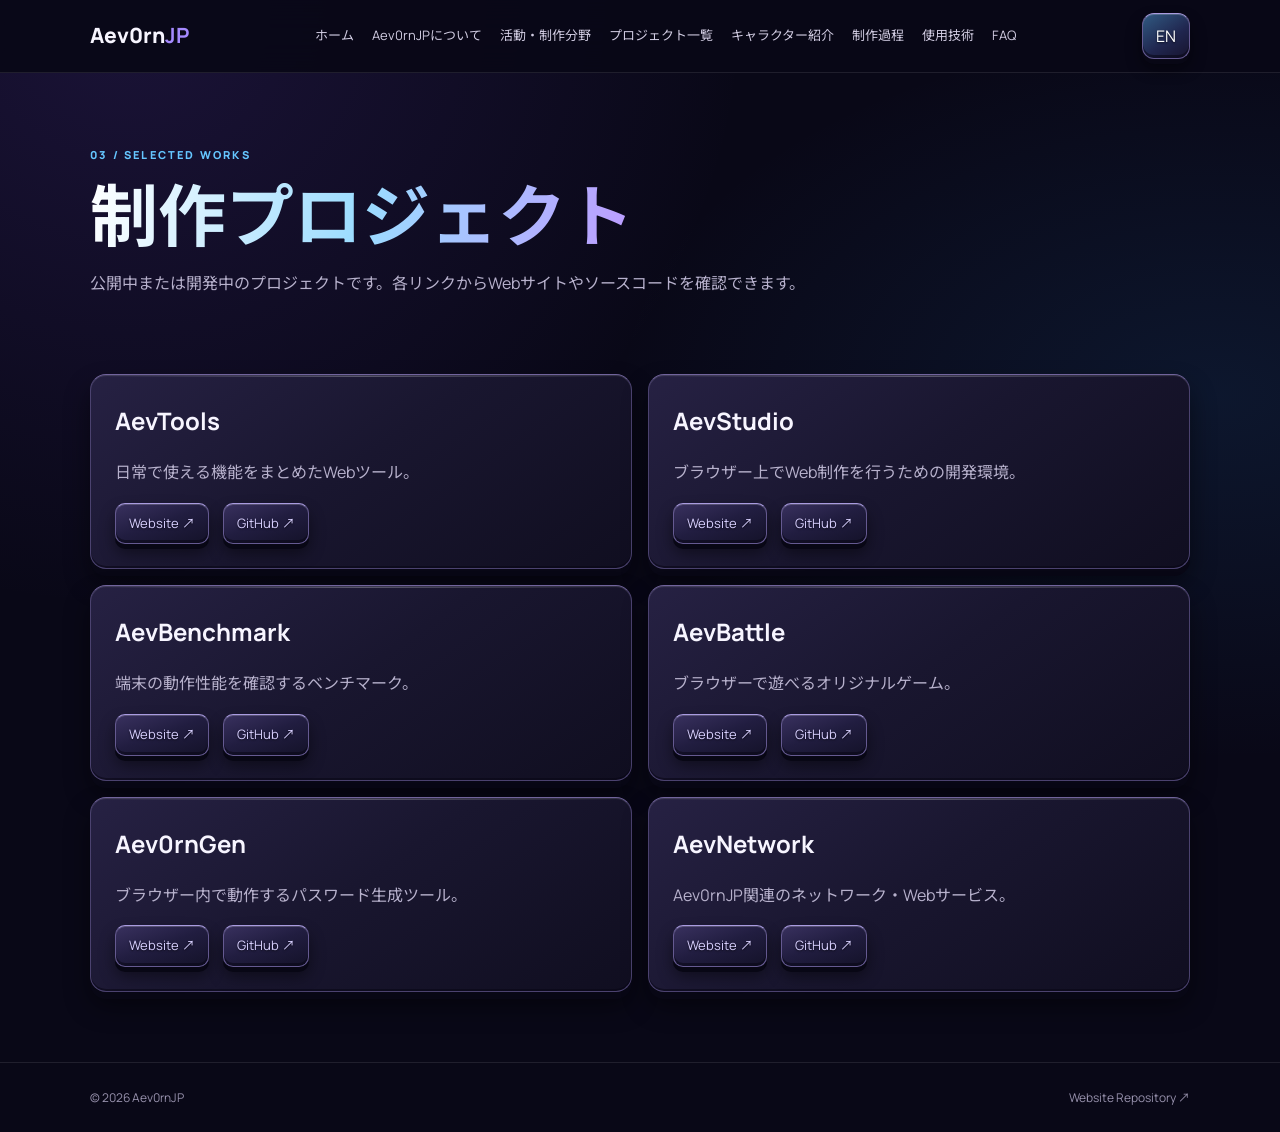
<file: projects.html>
<!doctype html><html lang="ja"><head><meta charset="utf-8"><meta name="viewport" content="width=device-width,initial-scale=1"><meta name="theme-color" content="#090817"><title>制作プロジェクト | Aev0rnJP</title><link rel="preconnect" href="https://fonts.googleapis.com"><link href="https://fonts.googleapis.com/css2?family=Manrope:wght@400;600;700;800&family=Noto+Sans+JP:wght@400;500;700&display=swap" rel="stylesheet"><link rel="stylesheet" href="style.css?v=20261122-17d01"></head><body><header class="top"><div class="wrap bar"><a class="brand" href="index.html">Aev0rn<b>JP</b></a><button class="menu-toggle" id="menu-toggle" type="button" aria-label="メニューを開く" aria-expanded="false" aria-controls="site-nav"><span></span><span></span><span></span></button><nav id="site-nav"><a href="index.html">ホーム</a><a href="about.html">Aev0rnJPについて</a><a href="fields.html">活動・制作分野</a><a href="projects.html">プロジェクト一覧</a><a href="character.html">キャラクター紹介</a><a href="character-process.html">制作過程</a><a href="tech.html">使用技術</a><a href="faq.html">FAQ</a></nav><button id="lang">EN</button></div></header><main class="wrap"><section class="hero"><div class="eyebrow">03 / SELECTED WORKS</div><h1><span class="grad">制作プロジェクト</span></h1><p class="lead">公開中または開発中のプロジェクトです。各リンクからWebサイトやソースコードを確認できます。</p></section><section class="grid"><article class="card"><h2>AevTools</h2><p>日常で使える機能をまとめたWebツール。</p><div class="links"><a href="https://mylifereading6666-oss.github.io/AevTools/">Website ↗</a><a href="https://github.com/mylifereading6666-oss/AevTools">GitHub ↗</a></div></article><article class="card"><h2>AevStudio</h2><p>ブラウザー上でWeb制作を行うための開発環境。</p><div class="links"><a href="https://mylifereading6666-oss.github.io/AevStudio/">Website ↗</a><a href="https://github.com/mylifereading6666-oss/AevStudio">GitHub ↗</a></div></article><article class="card"><h2>AevBenchmark</h2><p>端末の動作性能を確認するベンチマーク。</p><div class="links"><a href="https://mylifereading6666-oss.github.io/AevBenchmark/">Website ↗</a><a href="https://github.com/mylifereading6666-oss/AevBenchmark">GitHub ↗</a></div></article><article class="card"><h2>AevBattle</h2><p>ブラウザーで遊べるオリジナルゲーム。</p><div class="links"><a href="https://mylifereading6666-oss.github.io/Aev-Battle/">Website ↗</a><a href="https://github.com/mylifereading6666-oss/Aev-Battle">GitHub ↗</a></div></article><article class="card"><h2>Aev0rnGen</h2><p>ブラウザー内で動作するパスワード生成ツール。</p><div class="links"><a href="https://mylifereading6666-oss.github.io/Aev0rnGen/">Website ↗</a><a href="https://github.com/mylifereading6666-oss/Aev0rnGen">GitHub ↗</a></div></article><article class="card"><h2>AevNetwork</h2><p>Aev0rnJP関連のネットワーク・Webサービス。</p><div class="links"><a href="https://mylifereading6666-oss.github.io/AevNetwork/">Website ↗</a><a href="https://github.com/mylifereading6666-oss/AevNetwork">GitHub ↗</a></div></article></section></main><footer class="footer"><div class="wrap"><span>© <span id="year"></span> Aev0rnJP</span><a href="https://github.com/mylifereading6666-oss/Aev0rnJP-Portal">Website Repository ↗</a></div></footer><script src="script.js?v=20261122-18"></script><script src="navigation.js?v=20261122-02"></script></body></html>
</file>
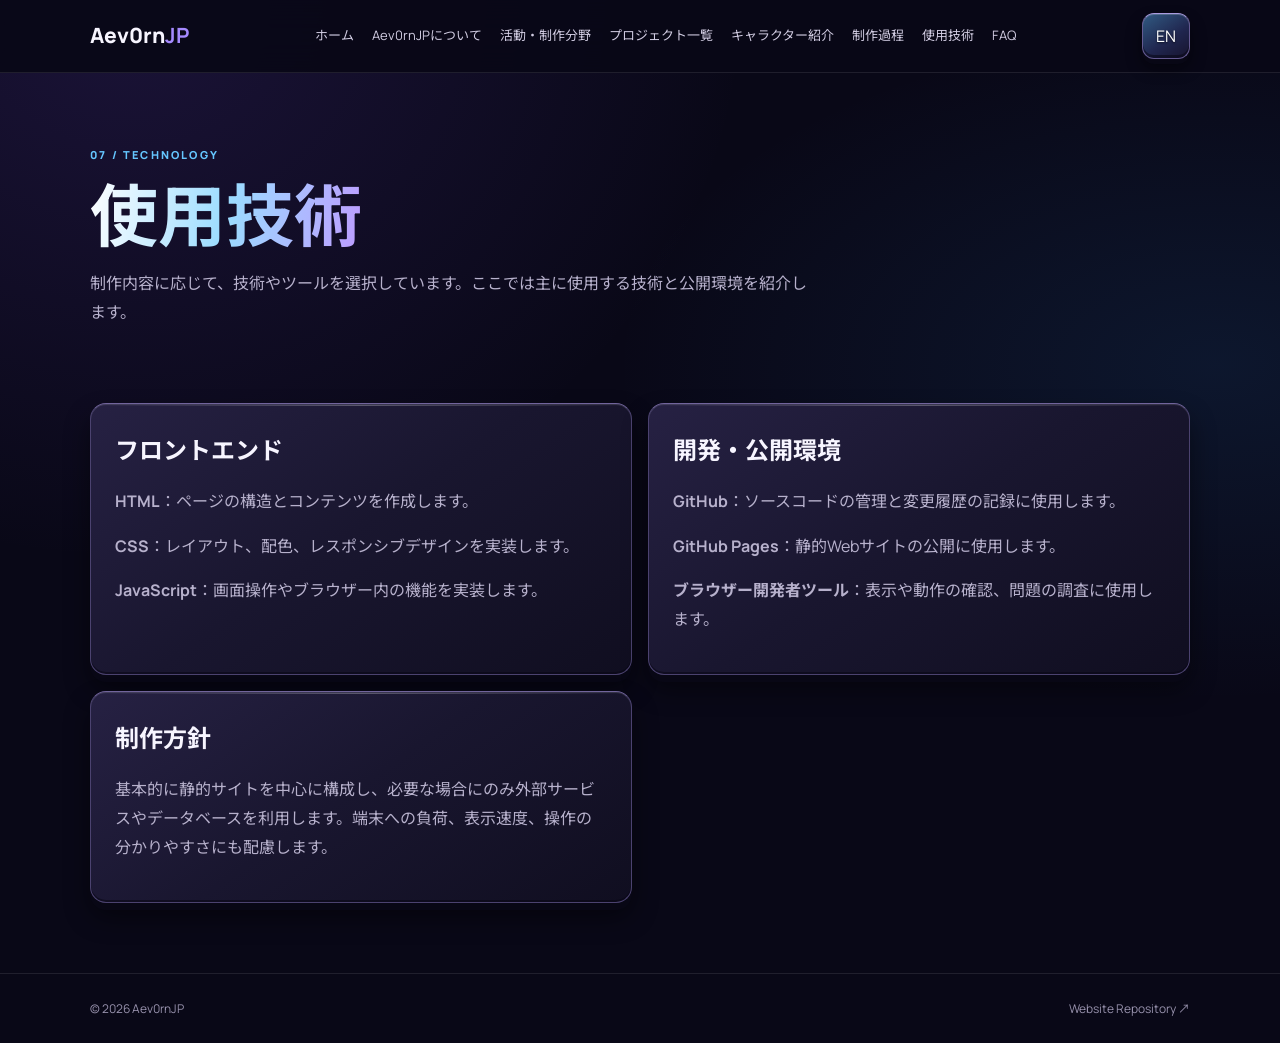
<file: tech.html>
<!doctype html><html lang="ja"><head><meta charset="utf-8"><meta name="viewport" content="width=device-width,initial-scale=1"><meta name="theme-color" content="#090817"><meta name="description" content="Aev0rnJPがデジタル制作で使用する技術と開発環境を紹介します。"><title>使用技術 | Aev0rnJP</title><link rel="preconnect" href="https://fonts.googleapis.com"><link href="https://fonts.googleapis.com/css2?family=Manrope:wght@400;600;700;800&family=Noto+Sans+JP:wght@400;500;700&display=swap" rel="stylesheet"><link rel="stylesheet" href="style.css?v=20261122-17d01"></head><body><header class="top"><div class="wrap bar"><a class="brand" href="index.html">Aev0rn<b>JP</b></a><button class="menu-toggle" id="menu-toggle" type="button" aria-label="メニューを開く" aria-expanded="false" aria-controls="site-nav"><span></span><span></span><span></span></button><nav id="site-nav"><a href="index.html">ホーム</a><a href="about.html">Aev0rnJPについて</a><a href="fields.html">活動・制作分野</a><a href="projects.html">プロジェクト一覧</a><a href="character.html">キャラクター紹介</a><a href="character-process.html">制作過程</a><a href="tech.html">使用技術</a><a href="faq.html">FAQ</a></nav><button id="lang">EN</button></div></header><main class="wrap"><section class="hero"><div class="eyebrow">07 / TECHNOLOGY</div><h1><span class="grad">使用技術</span></h1><p class="lead">制作内容に応じて、技術やツールを選択しています。ここでは主に使用する技術と公開環境を紹介します。</p></section><section class="grid"><article class="card"><h2>フロントエンド</h2><p><strong>HTML</strong>：ページの構造とコンテンツを作成します。</p><p><strong>CSS</strong>：レイアウト、配色、レスポンシブデザインを実装します。</p><p><strong>JavaScript</strong>：画面操作やブラウザー内の機能を実装します。</p></article><article class="card"><h2>開発・公開環境</h2><p><strong>GitHub</strong>：ソースコードの管理と変更履歴の記録に使用します。</p><p><strong>GitHub Pages</strong>：静的Webサイトの公開に使用します。</p><p><strong>ブラウザー開発者ツール</strong>：表示や動作の確認、問題の調査に使用します。</p></article><article class="card"><h2>制作方針</h2><p>基本的に静的サイトを中心に構成し、必要な場合にのみ外部サービスやデータベースを利用します。端末への負荷、表示速度、操作の分かりやすさにも配慮します。</p></article></section></main><footer class="footer"><div class="wrap"><span>© <span id="year"></span> Aev0rnJP</span><a href="https://github.com/mylifereading6666-oss/Aev0rnJP-Portal">Website Repository ↗</a></div></footer><script src="script.js?v=20261122-18"></script><script src="navigation.js?v=20261122-02"></script></body></html>
</file>
<file: style.css>
:root{--bg:#090817;--panel:#15132b;--line:#343052;--text:#f7f5ff;--muted:#b7b1cc;--blue:#65c6ff;--violet:#a58aff}*{box-sizing:border-box}body{margin:0;background:radial-gradient(ellipse at 10% 0%,#7048d52c,transparent 38%),radial-gradient(ellipse at 95% 35%,#287ecb20,transparent 35%),var(--bg);color:var(--text);font:16px/1.8 Manrope,"Noto Sans JP",sans-serif}a{color:inherit;text-decoration:none}.wrap{width:min(1100px,calc(100% - 36px));margin:auto}.top{position:sticky;top:0;z-index:1000;background:#090817ef;backdrop-filter:blur(16px);border-bottom:1px solid #ffffff18}.bar{min-height:72px;display:flex;align-items:center;justify-content:space-between;gap:18px;flex-wrap:wrap}.brand{font-weight:800;font-size:21px}.brand b{color:var(--violet)}nav{display:flex;gap:18px;align-items:center;flex-wrap:wrap}nav a{font-size:13px;color:#d1cce2}nav a:hover{color:var(--blue)}button{position:relative;z-index:1002;pointer-events:auto;touch-action:manipulation;cursor:pointer;background:#19162f;color:white;border:1px solid var(--line);border-radius:9px;padding:8px 12px;font:inherit}.hero{padding:72px 0 36px}.eyebrow{color:var(--blue);font-size:11px;letter-spacing:.2em;font-weight:800}.hero h1{font-size:clamp(38px,7vw,68px);line-height:1.12;margin:12px 0}.grad{background:linear-gradient(100deg,#fff,#9bdcff,#bd9bff);background-clip:text;color:transparent}.lead{max-width:720px;color:var(--muted)}.grid{display:grid;grid-template-columns:repeat(2,minmax(0,1fr));gap:16px;margin:24px 0 70px}.card{background:linear-gradient(145deg,#19172f,#100f21);border:1px solid var(--line);border-radius:16px;padding:24px}.card h2{margin:0 0 8px}.card p{color:var(--muted)}.links{display:flex;gap:14px;flex-wrap:wrap;color:var(--blue);font-size:13px}.visual{background:#14112b;border:1px solid var(--line);border-radius:18px;padding:10px;overflow:hidden}.visual img{display:block;width:100%;height:auto;object-fit:contain;border-radius:10px}.footer{border-top:1px solid #ffffff18;padding:24px 0;color:#9892ad;font-size:12px}.footer .wrap{display:flex;justify-content:space-between;gap:12px;flex-wrap:wrap}@media(max-width:760px){.bar{padding:12px 0}nav{order:3;width:100%;gap:10px 16px}nav a{font-size:12px}.grid{grid-template-columns:1fr}.hero{padding:48px 0 24px}}
/* Unified eight-page navigation */
.menu-toggle{display:none;align-items:center;justify-content:center;flex-direction:column;gap:5px;width:42px;height:42px;padding:8px}
.menu-toggle span{display:block;width:20px;height:2px;background:#e9e4ff;border-radius:2px}
@media(max-width:760px){
 .bar{position:relative}
 .menu-toggle{display:flex;margin-left:auto}
 #site-nav{display:none;order:4;width:100%;padding:8px 0 14px;flex-direction:column;align-items:stretch;gap:0}
 #site-nav.open{display:flex}
 #site-nav a{padding:10px 12px;border-top:1px solid #ffffff12;font-size:14px}
 #lang{order:3}
}

/* Reliable shared header and mobile navigation */
.bar{position:relative}
.menu-toggle{display:none;align-items:center;justify-content:center;flex-direction:column;gap:5px;width:44px;height:44px;min-width:44px;padding:8px;flex:0 0 44px}
.menu-toggle span{display:block;width:21px;height:2px;background:#e9e4ff;border-radius:2px;pointer-events:none}
#lang{min-width:48px;min-height:40px;flex:0 0 auto}
#site-nav{display:flex;align-items:center;gap:clamp(8px,1.5vw,18px)}
@media(max-width:760px){
 .bar{display:flex;align-items:center;flex-wrap:wrap;gap:10px;padding:10px 0}
 .brand{order:1}
 #lang{order:2;margin-left:auto}
 .menu-toggle{display:flex;order:3}
 #site-nav{display:none!important;order:4;flex:0 0 100%;width:100%;padding:8px 0 12px;flex-direction:column;align-items:stretch;gap:0;border-top:1px solid #ffffff18}
 #site-nav.open{display:flex!important}
 #site-nav a{display:block;width:100%;padding:11px 12px;border-bottom:1px solid #ffffff12;font-size:14px}
}
@media(min-width:761px){.menu-toggle{display:none!important}#site-nav{display:flex!important}}


/* Premium dimensional UI: layered surfaces, depth and tactile controls */
:root{
 --depth-shadow:0 12px 26px #0008,0 3px 0 #070611;
 --depth-shadow-hover:0 18px 34px #0009,0 5px 0 #080715,0 0 22px #8e75ff24;
 --edge-light:#ffffff24;
}
button,.links a{
 border:1px solid #655a91;
 border-top-color:#a99be0;
 background:linear-gradient(160deg,#39315f 0%,#211d40 48%,#141229 100%);
 box-shadow:inset 0 1px 0 #ffffff30,inset 0 -3px 0 #0807158c,0 5px 0 #080715,0 9px 16px #0007;
 text-shadow:0 1px 2px #0009;
 transition:transform .18s ease,box-shadow .18s ease,border-color .18s ease,filter .18s ease;
}
button:hover,.links a:hover{
 transform:translateY(-3px);
 border-color:#9b8ce0;
 box-shadow:inset 0 1px 0 #ffffff45,inset 0 -3px 0 #0807158c,0 7px 0 #080715,0 14px 22px #0008,0 0 18px #8e75ff30;
 filter:brightness(1.12);
}
button:active,.links a:active{
 transform:translateY(3px);
 box-shadow:inset 0 2px 7px #0009,0 1px 0 #080715;
}
button:focus-visible,.links a:focus-visible,#site-nav a:focus-visible{
 outline:2px solid var(--blue);outline-offset:4px;
}
#lang{border-radius:12px;background:linear-gradient(145deg,#315b83,#20264f 58%,#17142e)}
.menu-toggle{
 border-radius:14px;
 border:1px solid #8274bb;
 background:linear-gradient(145deg,#514783 0%,#29234d 55%,#17142f 100%);
 box-shadow:inset 0 1px 0 #ffffff55,inset 0 -4px 0 #0b091b,0 5px 0 #080715,0 9px 18px #0009,0 0 18px #8b75ff20;
}
.menu-toggle span{height:2.5px;box-shadow:0 1px 2px #0008;transition:transform .2s ease,opacity .2s ease}
.menu-toggle[aria-expanded="true"]{background:linear-gradient(145deg,#66569c,#30275c 58%,#17142f);box-shadow:inset 0 2px 7px #08071599,0 2px 0 #080715,0 0 22px #9a80ff50}
.menu-toggle[aria-expanded="true"] span:first-child{transform:translateY(7.5px) rotate(45deg)}
.menu-toggle[aria-expanded="true"] span:nth-child(2){opacity:0}
.menu-toggle[aria-expanded="true"] span:last-child{transform:translateY(-7.5px) rotate(-45deg)}
.card,.visual{
 position:relative;
 border:1px solid #4b426f;
 border-top-color:#71649c;
 background:linear-gradient(145deg,#262143 0%,#19162f 48%,#100e20 100%);
 box-shadow:inset 0 1px 0 #ffffff20,inset 0 -2px 0 #0807158c,0 7px 0 #080715,0 14px 26px #0007;
 transition:transform .22s ease,box-shadow .22s ease,border-color .22s ease;
}
.card:before,.visual:before{
 content:"";position:absolute;inset:1px 1px auto;height:1px;
 background:linear-gradient(90deg,transparent,#ffffff45,transparent);
 pointer-events:none;
}
.card:hover,.visual:hover{
 transform:translateY(-5px);
 border-color:#8b7bc4;
 box-shadow:inset 0 1px 0 #ffffff30,0 9px 0 #080715,0 20px 34px #0009,0 0 24px #8e75ff20;
}
.links a{
 display:inline-flex;align-items:center;justify-content:center;
 padding:8px 13px;border-radius:10px;color:#d8d0ff;
}
#site-nav a{
 transition:transform .16s ease,color .16s ease,background .16s ease,box-shadow .16s ease;
}
#site-nav a:hover{color:#fff;text-shadow:0 0 12px #8eafff;background:#ffffff0b}
@media(max-width:760px){
 #site-nav{
  margin-top:8px;padding:12px!important;
  border:1px solid #625587!important;border-top-color:#a394d5!important;
  border-radius:16px;
  background:linear-gradient(155deg,#302951 0%,#1b1835 52%,#100e22 100%);
  box-shadow:inset 0 1px 0 #ffffff30,inset 0 -4px 0 #08071588,0 7px 0 #080715,0 15px 28px #000b,0 0 25px #8e75ff24;
  transform-origin:top center;
 }
 #site-nav.open{animation:menu-drop .22s cubic-bezier(.2,.8,.2,1) both}
 #site-nav a{
  margin:4px 0;padding:11px 13px!important;
  border:1px solid #ffffff16!important;border-top-color:#ffffff30!important;
  border-radius:10px;
  background:linear-gradient(145deg,#38315e,#211d40 60%,#17142d);
  box-shadow:inset 0 1px 0 #ffffff20,0 3px 0 #090718,0 5px 9px #0006;
 }
 #site-nav a:active{transform:translateY(2px);box-shadow:inset 0 2px 5px #0008,0 1px 0 #090718}
}
@keyframes menu-drop{from{opacity:0;transform:perspective(700px) rotateX(-12deg) translateY(-8px)}to{opacity:1;transform:perspective(700px) rotateX(0) translateY(0)}}
@media(hover:none){
 .card:hover,.visual:hover{transform:none}
}
@media(prefers-reduced-motion:reduce){
 *,*:before,*:after{scroll-behavior:auto!important;animation-duration:.01ms!important;animation-iteration-count:1!important;transition-duration:.01ms!important}
}

/* Lock page scrolling while the mobile menu is open; scroll only the menu panel. */
@media(max-width:760px){
 body.menu-open{overflow:hidden;overscroll-behavior:none;touch-action:none}
 body.menu-open .top{z-index:1100}
 body.menu-open #site-nav.open{
  max-height:calc(100dvh - 82px);
  overflow-y:auto;
  overflow-x:hidden;
  overscroll-behavior:contain;
  -webkit-overflow-scrolling:touch;
  touch-action:pan-y;
  scrollbar-width:thin;
  scrollbar-color:#8274bb #17142f;
 }
 body.menu-open #site-nav.open a{flex:0 0 auto}
}
</file>
